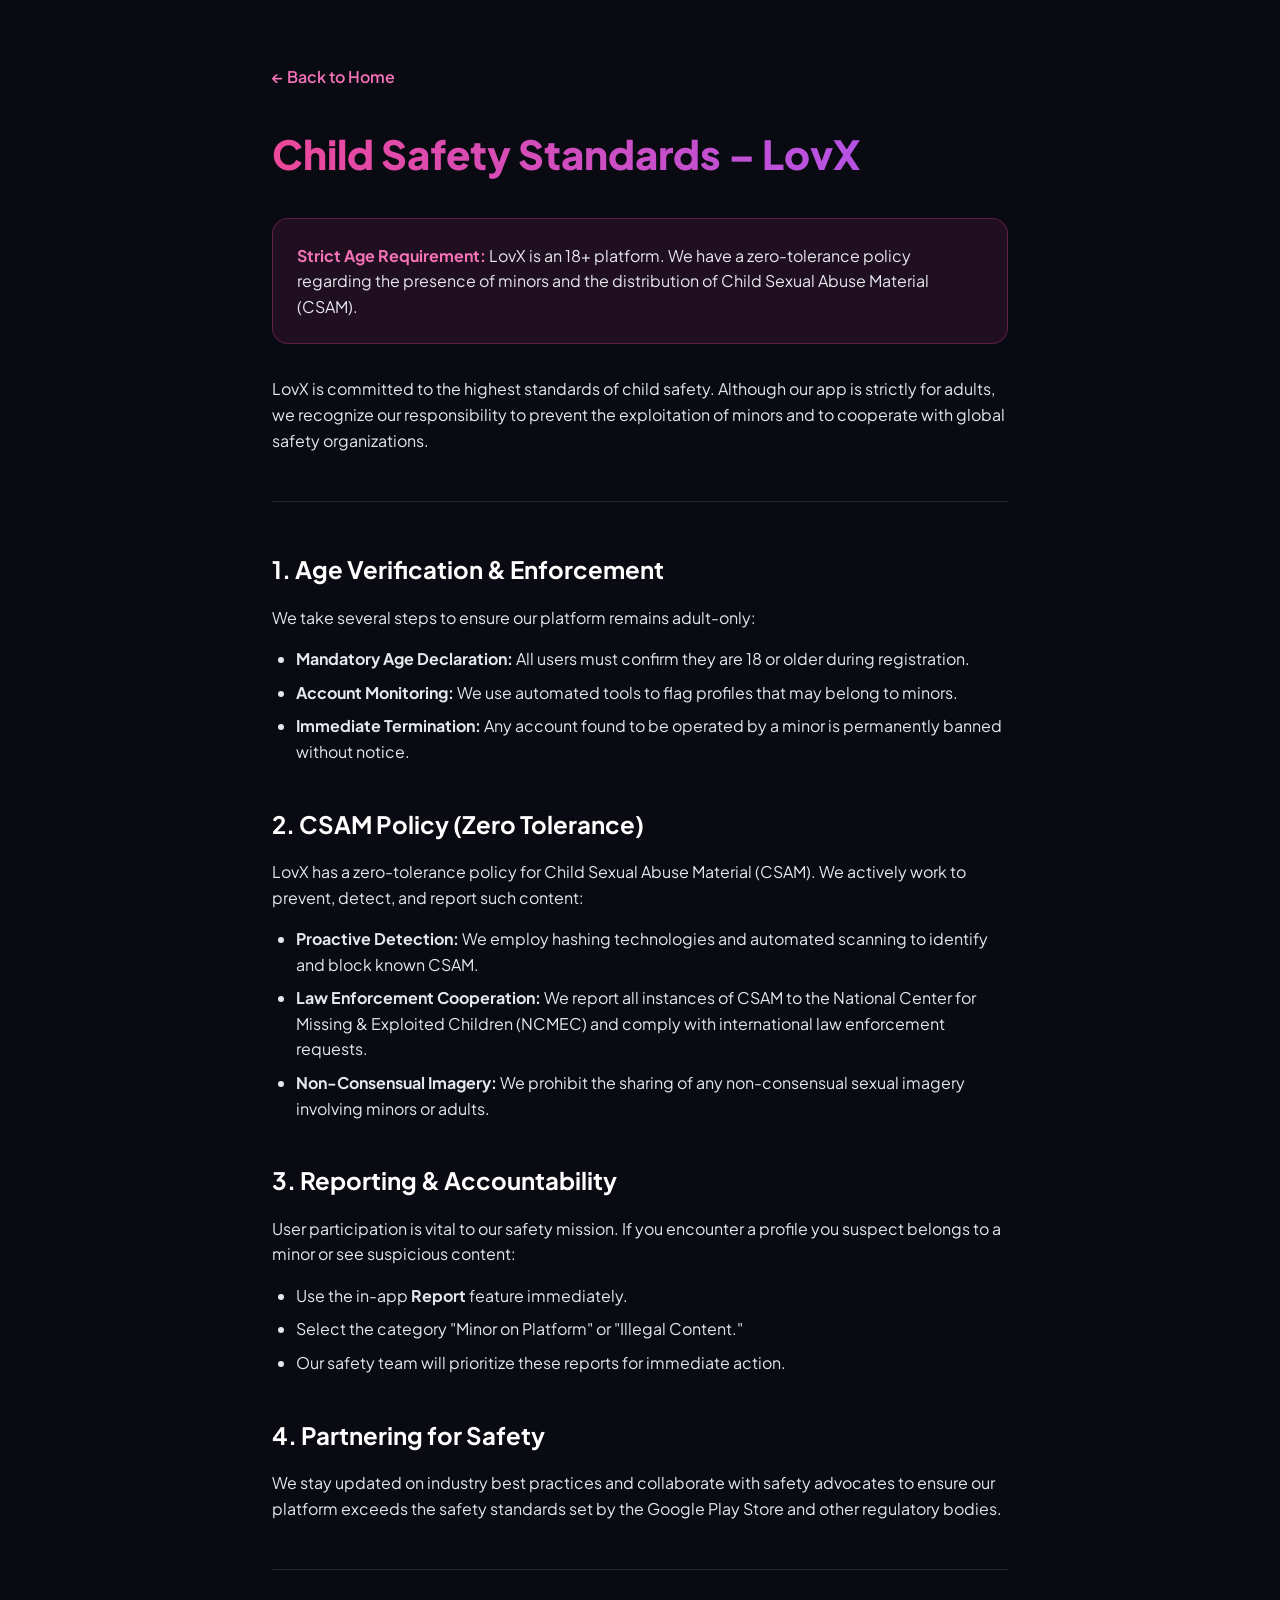
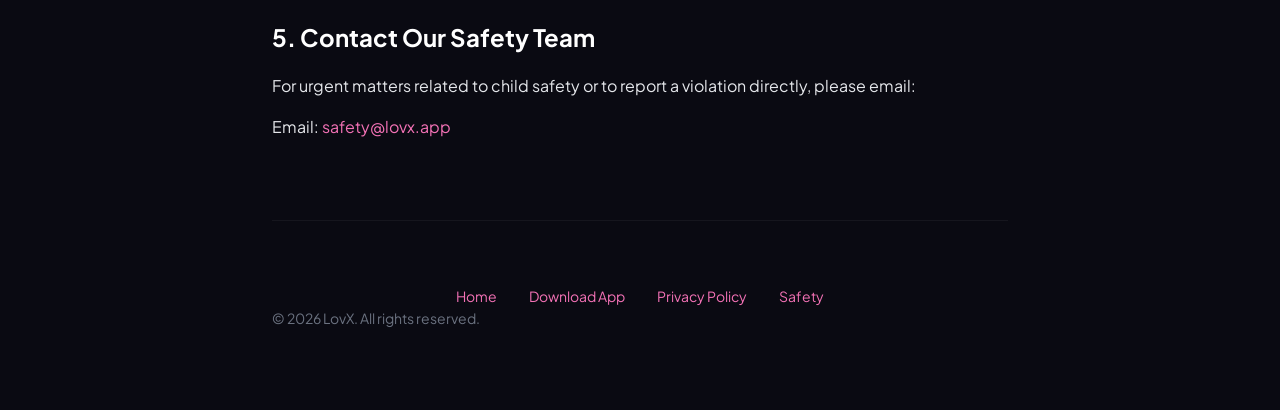
<file: child-safety.html>
<!doctype html>
<html lang="en">
  <head>
    <meta charset="UTF-8" />
    <meta name="viewport" content="width=device-width, initial-scale=1" />
    <link rel="preconnect" href="https://fonts.googleapis.com" />
    <link rel="preconnect" href="https://fonts.gstatic.com" crossorigin />
    <link
      href="https://fonts.googleapis.com/css2?family=Plus+Jakarta+Sans:ital,wght@0,400;0,600;0,700;0,800;0,900;1,400&display=swap"
      rel="stylesheet"
    />
    <link
      rel="stylesheet"
      href="css/style.css"
      type="text/css"
      data-precedence="default"
    />
    <title>Child Safety – LovX</title>
    <style>
      :root {
        --bg-deep: #0a0a12;
        --accent-pink: #f472b6;
        --accent-purple: #a855f7;
        --accent-violet: #8b5cf6;
      }

      body {
        background-color: var(--bg-deep);
        color: #e5e7eb;
        font-family: "Plus Jakarta Sans", ui-sans-serif, system-ui, sans-serif;
        line-height: 1.6;
        margin: 0;
      }

      .content-wrap {
        max-width: 800px;
        margin: 0 auto;
        padding: 4rem 2rem;
      }

      h1 {
        font-size: 2.5rem;
        font-weight: 800;
        color: #fff;
        margin-bottom: 2rem;
        background: linear-gradient(90deg, #ec4899 0%, #a855f7 100%);
        -webkit-background-clip: text;
        -webkit-text-fill-color: transparent;
      }

      h2 {
        font-size: 1.5rem;
        font-weight: 700;
        color: #fff;
        margin-top: 2.5rem;
        margin-bottom: 1rem;
      }

      p {
        margin-bottom: 1rem;
      }

      ul {
        list-style-type: disc;
        margin-left: 1.5rem;
        margin-bottom: 1.5rem;
      }

      li {
        margin-bottom: 0.5rem;
      }

      hr {
        border: 0;
        border-top: 1px solid rgba(255, 255, 255, 0.1);
        margin: 3rem 0;
      }

      .back-link {
        display: inline-block;
        margin-bottom: 2rem;
        color: var(--accent-pink);
        text-decoration: none;
        font-weight: 600;
        transition: color 0.2s;
      }

      .back-link:hover {
        color: var(--accent-purple);
        text-decoration: underline;
      }

      footer {
        margin-top: 5rem;
        padding-top: 2rem;
        border-top: 1px solid rgba(255, 255, 255, 0.05);
        color: #6b7280;
        font-size: 0.875rem;
      }

      a {
        color: var(--accent-pink);
        text-decoration: none;
      }

      a:hover {
        text-decoration: underline;
      }

      .alert-box {
        background: rgba(236, 72, 153, 0.1);
        border: 1px solid rgba(236, 72, 153, 0.3);
        padding: 1.5rem;
        border-radius: 1rem;
        margin-bottom: 2rem;
      }

      .alert-box strong {
        color: var(--accent-pink);
      }
    </style>
  </head>
  <body>
    <div class="content-wrap">
      <a href="index.html" class="back-link">← Back to Home</a>
      <h1>Child Safety Standards – LovX</h1>
      
      <div class="alert-box">
        <strong>Strict Age Requirement:</strong> LovX is an 18+ platform. We have a zero-tolerance policy regarding the presence of minors and the distribution of Child Sexual Abuse Material (CSAM).
      </div>

      <p>LovX is committed to the highest standards of child safety. Although our app is strictly for adults, we recognize our responsibility to prevent the exploitation of minors and to cooperate with global safety organizations.</p>

      <hr />

      <h2>1. Age Verification & Enforcement</h2>
      <p>We take several steps to ensure our platform remains adult-only:</p>
      <ul>
        <li><strong>Mandatory Age Declaration:</strong> All users must confirm they are 18 or older during registration.</li>
        <li><strong>Account Monitoring:</strong> We use automated tools to flag profiles that may belong to minors.</li>
        <li><strong>Immediate Termination:</strong> Any account found to be operated by a minor is permanently banned without notice.</li>
      </ul>

      <h2>2. CSAM Policy (Zero Tolerance)</h2>
      <p>LovX has a zero-tolerance policy for Child Sexual Abuse Material (CSAM). We actively work to prevent, detect, and report such content:</p>
      <ul>
        <li><strong>Proactive Detection:</strong> We employ hashing technologies and automated scanning to identify and block known CSAM.</li>
        <li><strong>Law Enforcement Cooperation:</strong> We report all instances of CSAM to the National Center for Missing & Exploited Children (NCMEC) and comply with international law enforcement requests.</li>
        <li><strong>Non-Consensual Imagery:</strong> We prohibit the sharing of any non-consensual sexual imagery involving minors or adults.</li>
      </ul>

      <h2>3. Reporting & Accountability</h2>
      <p>User participation is vital to our safety mission. If you encounter a profile you suspect belongs to a minor or see suspicious content:</p>
      <ul>
        <li>Use the in-app <strong>Report</strong> feature immediately.</li>
        <li>Select the category "Minor on Platform" or "Illegal Content."</li>
        <li>Our safety team will prioritize these reports for immediate action.</li>
      </ul>

      <h2>4. Partnering for Safety</h2>
      <p>We stay updated on industry best practices and collaborate with safety advocates to ensure our platform exceeds the safety standards set by the Google Play Store and other regulatory bodies.</p>

      <hr />

      <h2>5. Contact Our Safety Team</h2>
      <p>For urgent matters related to child safety or to report a violation directly, please email:</p>
      <p>Email: <a href="mailto:safety@lovx.app">safety@lovx.app</a></p>

      <footer>
        <nav class="flex flex-wrap justify-center gap-8 mt-8 text-sm text-gray-500">
          <a href="index.html" class="hover:text-white transition-colors">Home</a>
          <a href="https://play.google.com/store/apps/details?id=com.lovx.app" target="_blank" class="hover:text-white transition-colors">Download App</a>
          <a href="privacy.html" class="hover:text-white transition-colors">Privacy Policy</a>
          <a href="safety.html" class="hover:text-white transition-colors">Safety</a>
        </nav>
        <p>© 2026 LovX. All rights reserved.</p>
      </footer>
    </div>
  </body>
</html>
</file>
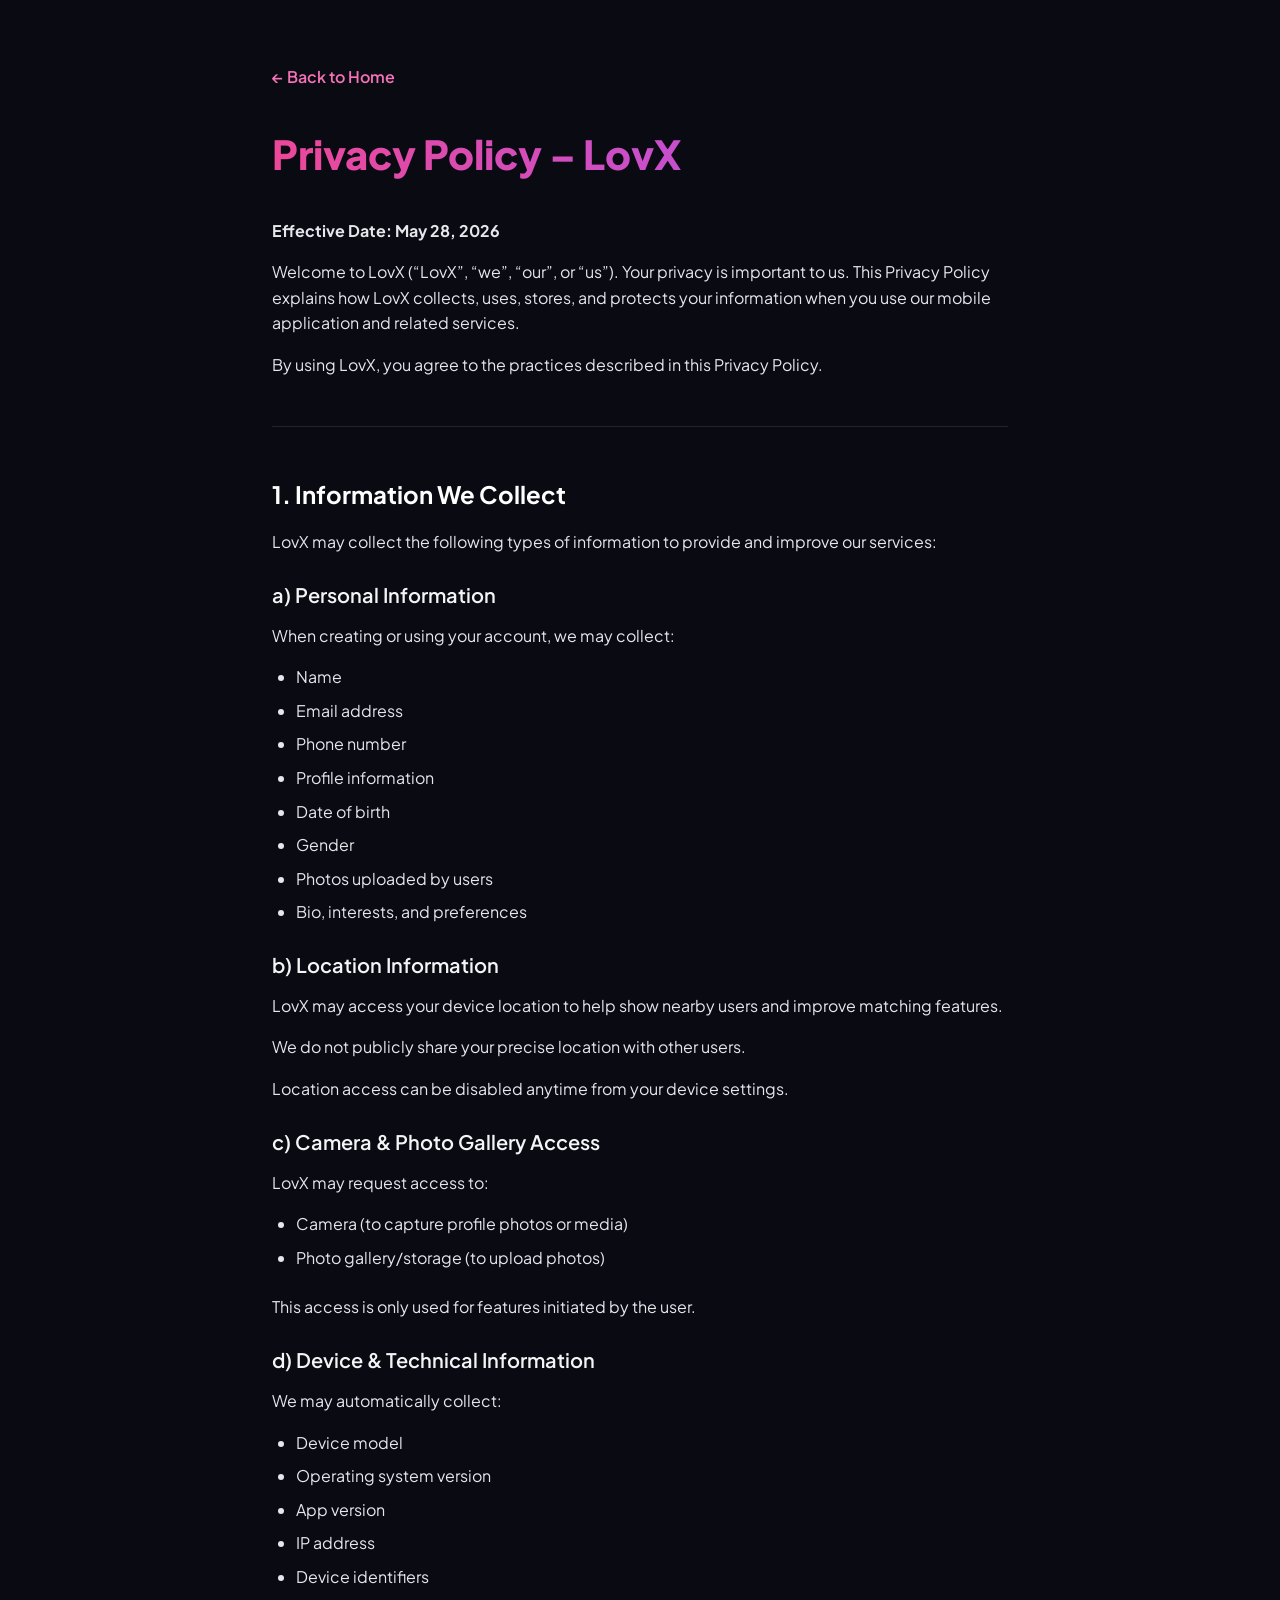
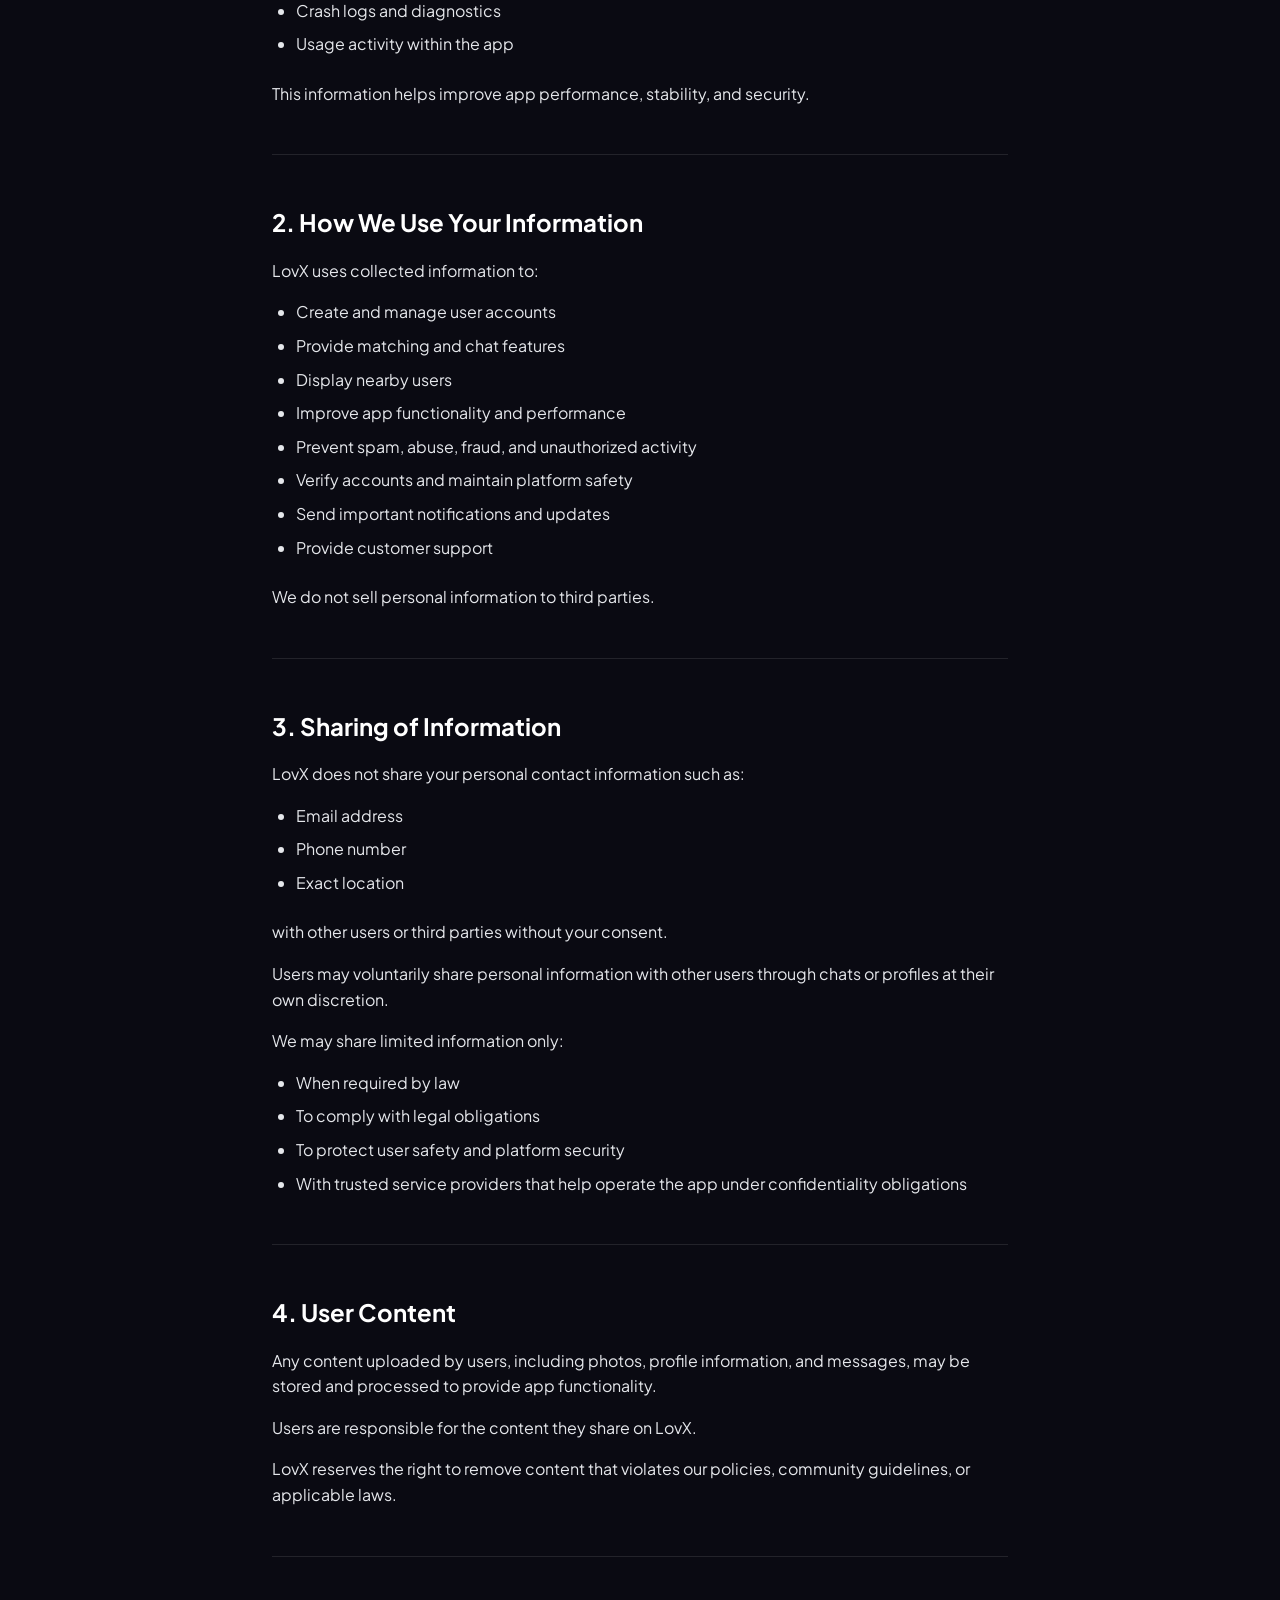
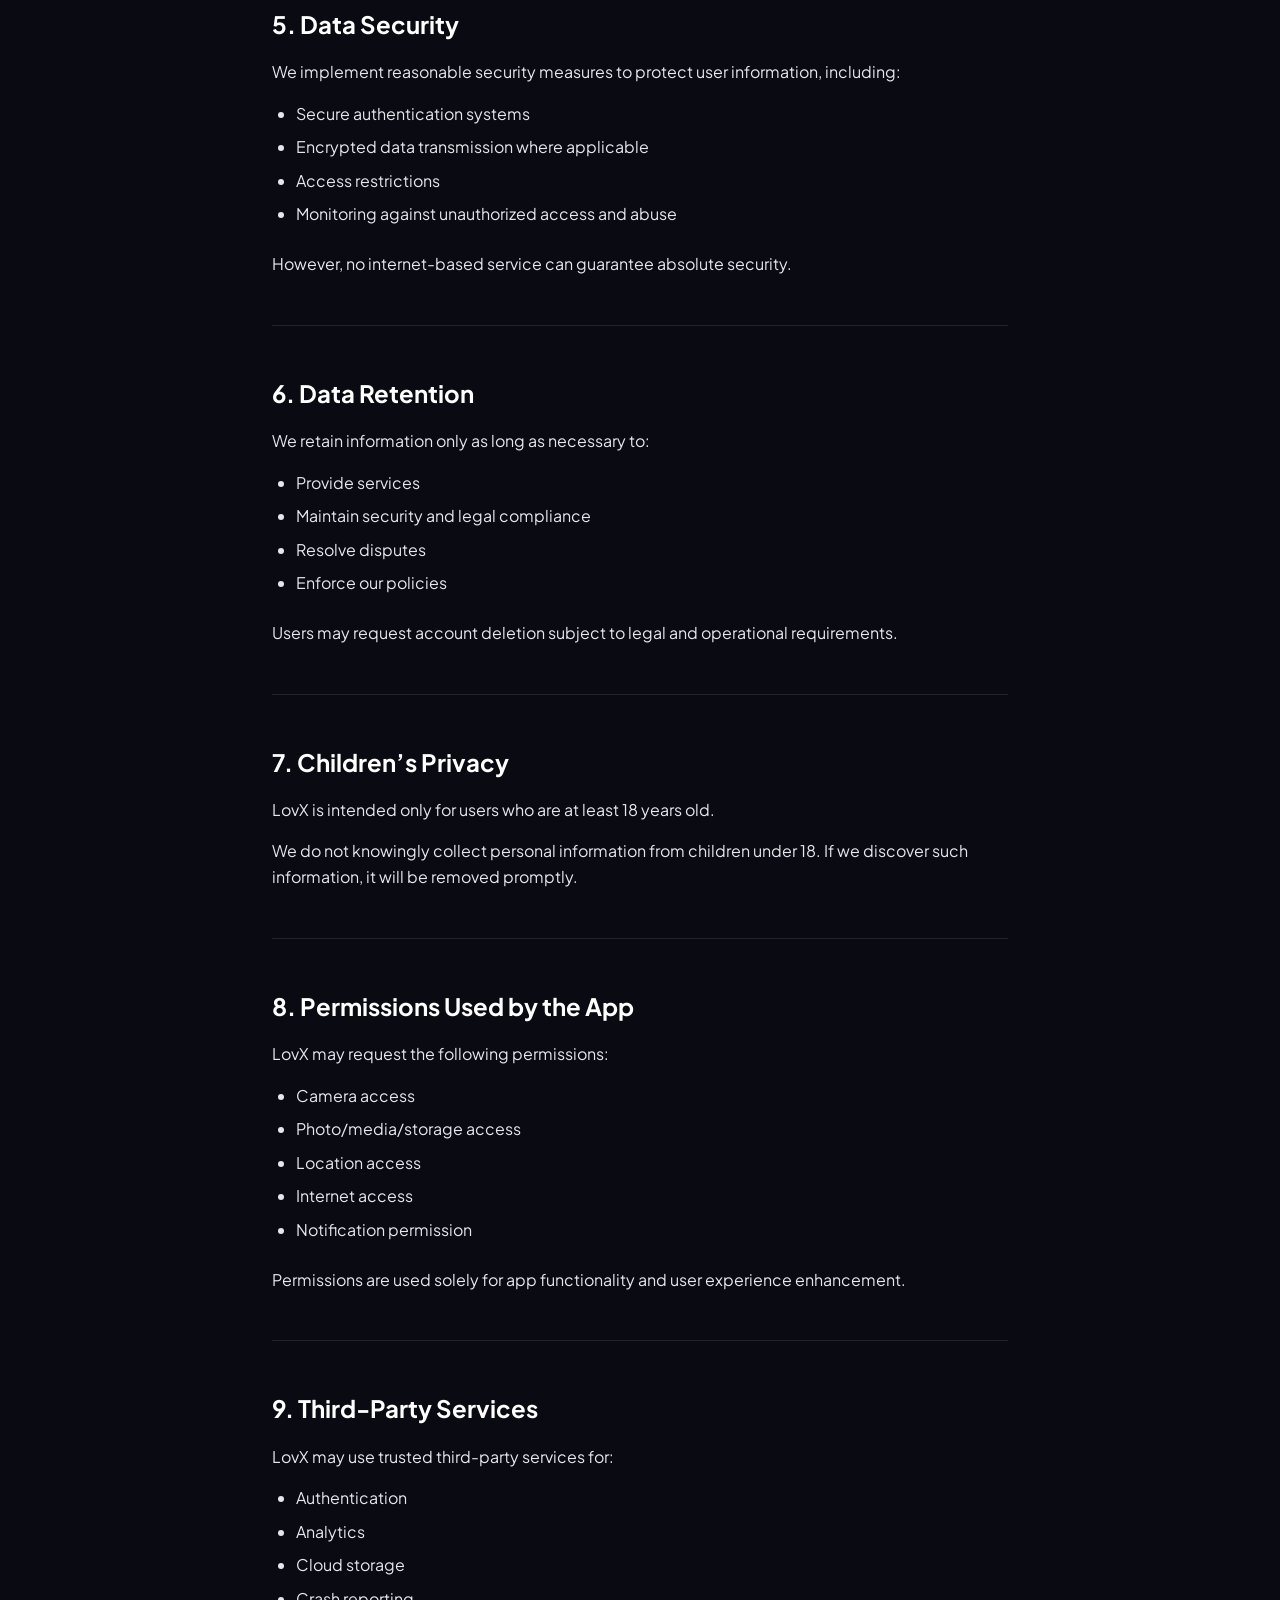
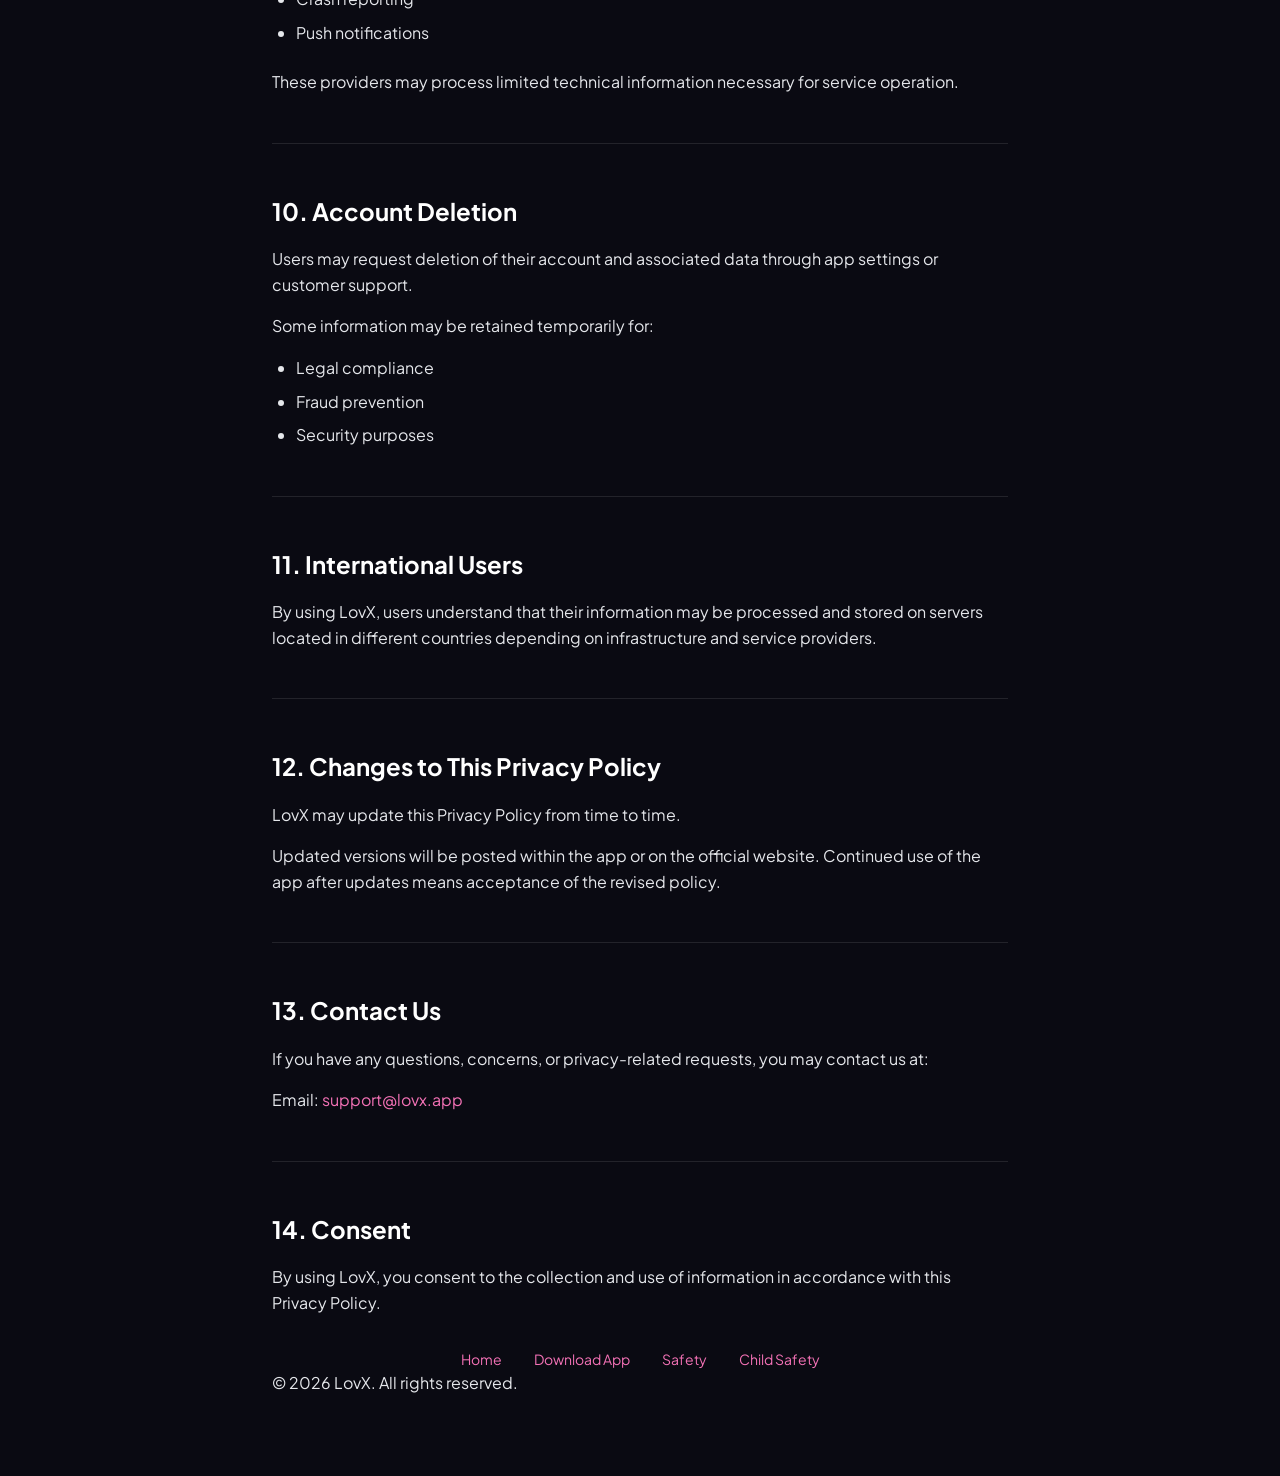
<file: privacy.html>
<!doctype html>
<html lang="en">
  <head>
    <meta charset="UTF-8" />
    <meta name="viewport" content="width=device-width, initial-scale=1" />
    <link rel="preconnect" href="https://fonts.googleapis.com" />
    <link rel="preconnect" href="https://fonts.gstatic.com" crossorigin />
    <link
      href="https://fonts.googleapis.com/css2?family=Plus+Jakarta+Sans:ital,wght@0,400;0,600;0,700;0,800;0,900;1,400&display=swap"
      rel="stylesheet"
    />
    <link
      rel="stylesheet"
      href="css/style.css"
      type="text/css"
      data-precedence="default"
    />
    <title>Privacy Policy – LovX</title>
    <style>
      :root {
        --bg-deep: #0a0a12;
        --accent-pink: #f472b6;
        --accent-purple: #a855f7;
        --accent-violet: #8b5cf6;
      }

      body {
        background-color: var(--bg-deep);
        color: #e5e7eb;
        font-family: "Plus Jakarta Sans", ui-sans-serif, system-ui, sans-serif;
        line-height: 1.6;
        margin: 0;
      }

      .content-wrap {
        max-width: 800px;
        margin: 0 auto;
        padding: 4rem 2rem;
      }

      h1 {
        font-size: 2.5rem;
        font-weight: 800;
        color: #fff;
        margin-bottom: 2rem;
        background: linear-gradient(90deg, #ec4899 0%, #a855f7 100%);
        -webkit-background-clip: text;
        -webkit-text-fill-color: transparent;
      }

      h2 {
        font-size: 1.5rem;
        font-weight: 700;
        color: #fff;
        margin-top: 2.5rem;
        margin-bottom: 1rem;
      }

      h3 {
        font-size: 1.25rem;
        font-weight: 600;
        color: #f3f4f6;
        margin-top: 1.5rem;
        margin-bottom: 0.75rem;
      }

      p {
        margin-bottom: 1rem;
      }

      ul {
        list-style-type: disc;
        margin-left: 1.5rem;
        margin-bottom: 1.5rem;
      }

      li {
        margin-bottom: 0.5rem;
      }

      hr {
        border: 0;
        border-top: 1px solid rgba(255, 255, 255, 0.1);
        margin: 3rem 0;
      }

      .back-link {
        display: inline-block;
        margin-bottom: 2rem;
        color: var(--accent-pink);
        text-decoration: none;
        font-weight: 600;
        transition: color 0.2s;
      }

      .back-link:hover {
        color: var(--accent-purple);
        text-decoration: underline;
      }

      footer {
        margin-top: 5rem;
        padding-top: 2rem;
        border-top: 1px solid rgba(255, 255, 255, 0.05);
        color: #6b7280;
        font-size: 0.875rem;
      }

      a {
        color: var(--accent-pink);
        text-decoration: none;
      }

      a:hover {
        text-decoration: underline;
      }
    </style>
  </head>
  <body>
    <div class="content-wrap">
      <a href="index.html" class="back-link">← Back to Home</a>
      <h1>Privacy Policy – LovX</h1>
      <p><strong>Effective Date: May 28, 2026</strong></p>
      
      <p>Welcome to LovX (“LovX”, “we”, “our”, or “us”). Your privacy is important to us. This Privacy Policy explains how LovX collects, uses, stores, and protects your information when you use our mobile application and related services.</p>
      
      <p>By using LovX, you agree to the practices described in this Privacy Policy.</p>
      
      <hr />

      <h2>1. Information We Collect</h2>
      <p>LovX may collect the following types of information to provide and improve our services:</p>

      <h3>a) Personal Information</h3>
      <p>When creating or using your account, we may collect:</p>
      <ul>
        <li>Name</li>
        <li>Email address</li>
        <li>Phone number</li>
        <li>Profile information</li>
        <li>Date of birth</li>
        <li>Gender</li>
        <li>Photos uploaded by users</li>
        <li>Bio, interests, and preferences</li>
      </ul>

      <h3>b) Location Information</h3>
      <p>LovX may access your device location to help show nearby users and improve matching features.</p>
      <p>We do not publicly share your precise location with other users.</p>
      <p>Location access can be disabled anytime from your device settings.</p>

      <h3>c) Camera & Photo Gallery Access</h3>
      <p>LovX may request access to:</p>
      <ul>
        <li>Camera (to capture profile photos or media)</li>
        <li>Photo gallery/storage (to upload photos)</li>
      </ul>
      <p>This access is only used for features initiated by the user.</p>

      <h3>d) Device & Technical Information</h3>
      <p>We may automatically collect:</p>
      <ul>
        <li>Device model</li>
        <li>Operating system version</li>
        <li>App version</li>
        <li>IP address</li>
        <li>Device identifiers</li>
        <li>Crash logs and diagnostics</li>
        <li>Usage activity within the app</li>
      </ul>
      <p>This information helps improve app performance, stability, and security.</p>

      <hr />

      <h2>2. How We Use Your Information</h2>
      <p>LovX uses collected information to:</p>
      <ul>
        <li>Create and manage user accounts</li>
        <li>Provide matching and chat features</li>
        <li>Display nearby users</li>
        <li>Improve app functionality and performance</li>
        <li>Prevent spam, abuse, fraud, and unauthorized activity</li>
        <li>Verify accounts and maintain platform safety</li>
        <li>Send important notifications and updates</li>
        <li>Provide customer support</li>
      </ul>
      <p>We do not sell personal information to third parties.</p>

      <hr />

      <h2>3. Sharing of Information</h2>
      <p>LovX does not share your personal contact information such as:</p>
      <ul>
        <li>Email address</li>
        <li>Phone number</li>
        <li>Exact location</li>
      </ul>
      <p>with other users or third parties without your consent.</p>
      <p>Users may voluntarily share personal information with other users through chats or profiles at their own discretion.</p>
      <p>We may share limited information only:</p>
      <ul>
        <li>When required by law</li>
        <li>To comply with legal obligations</li>
        <li>To protect user safety and platform security</li>
        <li>With trusted service providers that help operate the app under confidentiality obligations</li>
      </ul>

      <hr />

      <h2>4. User Content</h2>
      <p>Any content uploaded by users, including photos, profile information, and messages, may be stored and processed to provide app functionality.</p>
      <p>Users are responsible for the content they share on LovX.</p>
      <p>LovX reserves the right to remove content that violates our policies, community guidelines, or applicable laws.</p>

      <hr />

      <h2>5. Data Security</h2>
      <p>We implement reasonable security measures to protect user information, including:</p>
      <ul>
        <li>Secure authentication systems</li>
        <li>Encrypted data transmission where applicable</li>
        <li>Access restrictions</li>
        <li>Monitoring against unauthorized access and abuse</li>
      </ul>
      <p>However, no internet-based service can guarantee absolute security.</p>

      <hr />

      <h2>6. Data Retention</h2>
      <p>We retain information only as long as necessary to:</p>
      <ul>
        <li>Provide services</li>
        <li>Maintain security and legal compliance</li>
        <li>Resolve disputes</li>
        <li>Enforce our policies</li>
      </ul>
      <p>Users may request account deletion subject to legal and operational requirements.</p>

      <hr />

      <h2>7. Children’s Privacy</h2>
      <p>LovX is intended only for users who are at least 18 years old.</p>
      <p>We do not knowingly collect personal information from children under 18. If we discover such information, it will be removed promptly.</p>

      <hr />

      <h2>8. Permissions Used by the App</h2>
      <p>LovX may request the following permissions:</p>
      <ul>
        <li>Camera access</li>
        <li>Photo/media/storage access</li>
        <li>Location access</li>
        <li>Internet access</li>
        <li>Notification permission</li>
      </ul>
      <p>Permissions are used solely for app functionality and user experience enhancement.</p>

      <hr />

      <h2>9. Third-Party Services</h2>
      <p>LovX may use trusted third-party services for:</p>
      <ul>
        <li>Authentication</li>
        <li>Analytics</li>
        <li>Cloud storage</li>
        <li>Crash reporting</li>
        <li>Push notifications</li>
      </ul>
      <p>These providers may process limited technical information necessary for service operation.</p>

      <hr />

      <h2>10. Account Deletion</h2>
      <p>Users may request deletion of their account and associated data through app settings or customer support.</p>
      <p>Some information may be retained temporarily for:</p>
      <ul>
        <li>Legal compliance</li>
        <li>Fraud prevention</li>
        <li>Security purposes</li>
      </ul>

      <hr />

      <h2>11. International Users</h2>
      <p>By using LovX, users understand that their information may be processed and stored on servers located in different countries depending on infrastructure and service providers.</p>

      <hr />

      <h2>12. Changes to This Privacy Policy</h2>
      <p>LovX may update this Privacy Policy from time to time.</p>
      <p>Updated versions will be posted within the app or on the official website. Continued use of the app after updates means acceptance of the revised policy.</p>

      <hr />

      <h2>13. Contact Us</h2>
      <p>If you have any questions, concerns, or privacy-related requests, you may contact us at:</p>
      <p>Email: <a href="mailto:support@lovx.app">support@lovx.app</a></p>

      <hr />

      <h2>14. Consent</h2>
      <p>By using LovX, you consent to the collection and use of information in accordance with this Privacy Policy.</p>

        <nav class="flex flex-wrap justify-center gap-8 mt-8 text-sm text-gray-500">
          <a href="index.html" class="hover:text-white transition-colors">Home</a>
          <a href="https://play.google.com/store/apps/details?id=com.lovx.app" target="_blank" class="hover:text-white transition-colors">Download App</a>
          <a href="safety.html" class="hover:text-white transition-colors">Safety</a>
          <a href="child-safety.html" class="hover:text-white transition-colors">Child Safety</a>
        </nav>
        <p>© 2026 LovX. All rights reserved.</p>
    </div>
  </body>
</html>
</file>
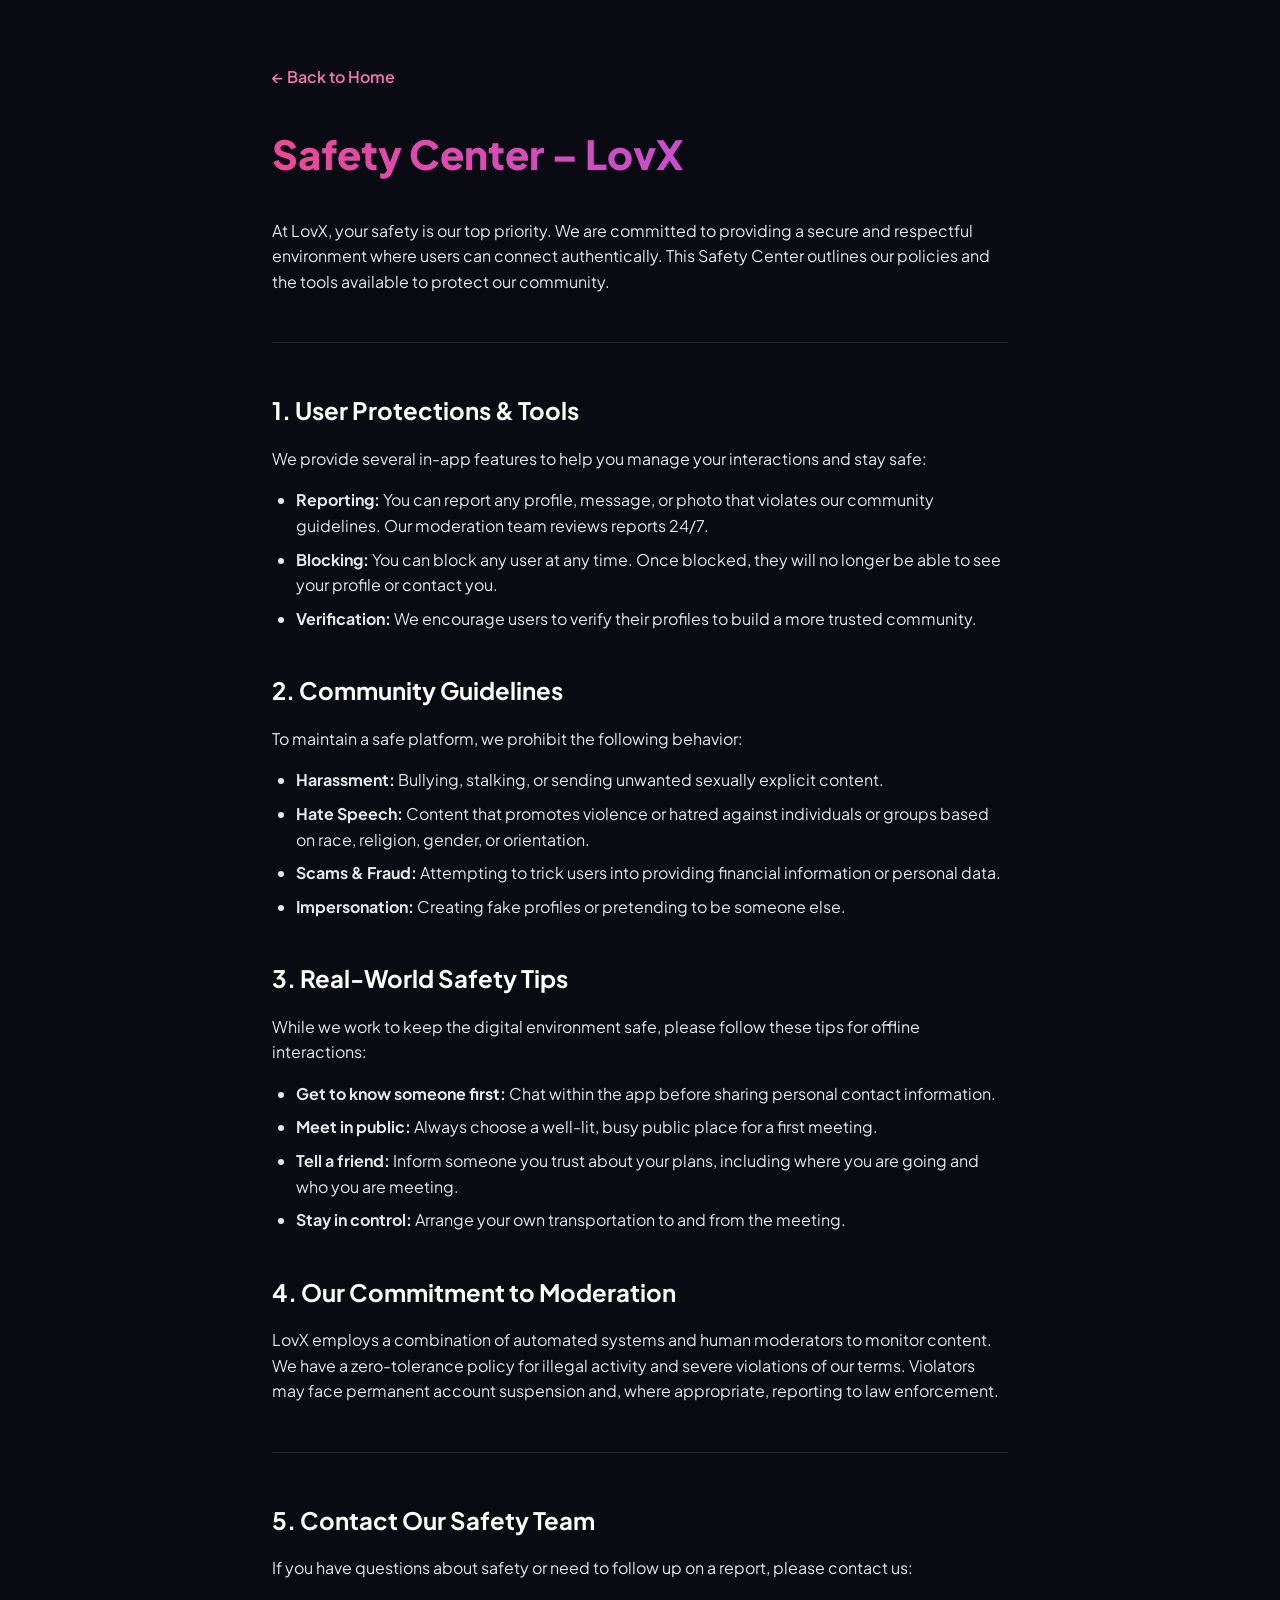
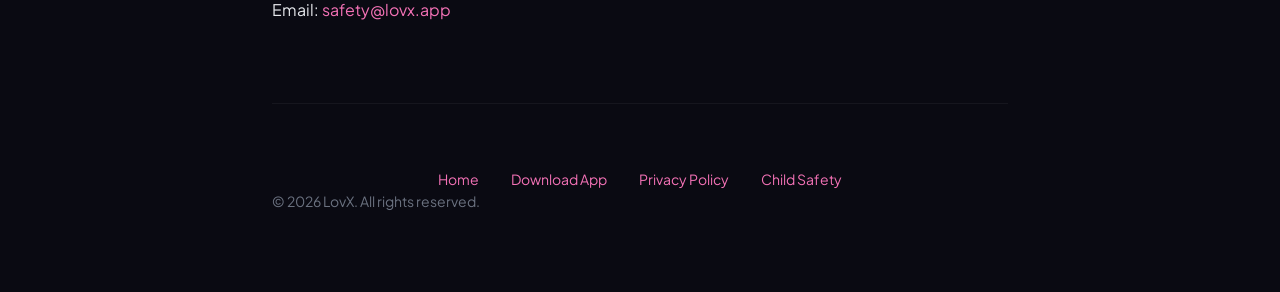
<file: safety.html>
<!doctype html>
<html lang="en">
  <head>
    <meta charset="UTF-8" />
    <meta name="viewport" content="width=device-width, initial-scale=1" />
    <link rel="preconnect" href="https://fonts.googleapis.com" />
    <link rel="preconnect" href="https://fonts.gstatic.com" crossorigin />
    <link
      href="https://fonts.googleapis.com/css2?family=Plus+Jakarta+Sans:ital,wght@0,400;0,600;0,700;0,800;0,900;1,400&display=swap"
      rel="stylesheet"
    />
    <link
      rel="stylesheet"
      href="css/style.css"
      type="text/css"
      data-precedence="default"
    />
    <title>Safety – LovX</title>
    <style>
      :root {
        --bg-deep: #0a0a12;
        --accent-pink: #f472b6;
        --accent-purple: #a855f7;
        --accent-violet: #8b5cf6;
      }

      body {
        background-color: var(--bg-deep);
        color: #e5e7eb;
        font-family: "Plus Jakarta Sans", ui-sans-serif, system-ui, sans-serif;
        line-height: 1.6;
        margin: 0;
      }

      .content-wrap {
        max-width: 800px;
        margin: 0 auto;
        padding: 4rem 2rem;
      }

      h1 {
        font-size: 2.5rem;
        font-weight: 800;
        color: #fff;
        margin-bottom: 2rem;
        background: linear-gradient(90deg, #ec4899 0%, #a855f7 100%);
        -webkit-background-clip: text;
        -webkit-text-fill-color: transparent;
      }

      h2 {
        font-size: 1.5rem;
        font-weight: 700;
        color: #fff;
        margin-top: 2.5rem;
        margin-bottom: 1rem;
      }

      h3 {
        font-size: 1.25rem;
        font-weight: 600;
        color: #f3f4f6;
        margin-top: 1.5rem;
        margin-bottom: 0.75rem;
      }

      p {
        margin-bottom: 1rem;
      }

      ul {
        list-style-type: disc;
        margin-left: 1.5rem;
        margin-bottom: 1.5rem;
      }

      li {
        margin-bottom: 0.5rem;
      }

      hr {
        border: 0;
        border-top: 1px solid rgba(255, 255, 255, 0.1);
        margin: 3rem 0;
      }

      .back-link {
        display: inline-block;
        margin-bottom: 2rem;
        color: var(--accent-pink);
        text-decoration: none;
        font-weight: 600;
        transition: color 0.2s;
      }

      .back-link:hover {
        color: var(--accent-purple);
        text-decoration: underline;
      }

      footer {
        margin-top: 5rem;
        padding-top: 2rem;
        border-top: 1px solid rgba(255, 255, 255, 0.05);
        color: #6b7280;
        font-size: 0.875rem;
      }

      a {
        color: var(--accent-pink);
        text-decoration: none;
      }

      a:hover {
        text-decoration: underline;
      }
    </style>
  </head>
  <body>
    <div class="content-wrap">
      <a href="index.html" class="back-link">← Back to Home</a>
      <h1>Safety Center – LovX</h1>
      
      <p>At LovX, your safety is our top priority. We are committed to providing a secure and respectful environment where users can connect authentically. This Safety Center outlines our policies and the tools available to protect our community.</p>

      <hr />

      <h2>1. User Protections & Tools</h2>
      <p>We provide several in-app features to help you manage your interactions and stay safe:</p>
      <ul>
        <li><strong>Reporting:</strong> You can report any profile, message, or photo that violates our community guidelines. Our moderation team reviews reports 24/7.</li>
        <li><strong>Blocking:</strong> You can block any user at any time. Once blocked, they will no longer be able to see your profile or contact you.</li>
        <li><strong>Verification:</strong> We encourage users to verify their profiles to build a more trusted community.</li>
      </ul>

      <h2>2. Community Guidelines</h2>
      <p>To maintain a safe platform, we prohibit the following behavior:</p>
      <ul>
        <li><strong>Harassment:</strong> Bullying, stalking, or sending unwanted sexually explicit content.</li>
        <li><strong>Hate Speech:</strong> Content that promotes violence or hatred against individuals or groups based on race, religion, gender, or orientation.</li>
        <li><strong>Scams & Fraud:</strong> Attempting to trick users into providing financial information or personal data.</li>
        <li><strong>Impersonation:</strong> Creating fake profiles or pretending to be someone else.</li>
      </ul>

      <h2>3. Real-World Safety Tips</h2>
      <p>While we work to keep the digital environment safe, please follow these tips for offline interactions:</p>
      <ul>
        <li><strong>Get to know someone first:</strong> Chat within the app before sharing personal contact information.</li>
        <li><strong>Meet in public:</strong> Always choose a well-lit, busy public place for a first meeting.</li>
        <li><strong>Tell a friend:</strong> Inform someone you trust about your plans, including where you are going and who you are meeting.</li>
        <li><strong>Stay in control:</strong> Arrange your own transportation to and from the meeting.</li>
      </ul>

      <h2>4. Our Commitment to Moderation</h2>
      <p>LovX employs a combination of automated systems and human moderators to monitor content. We have a zero-tolerance policy for illegal activity and severe violations of our terms. Violators may face permanent account suspension and, where appropriate, reporting to law enforcement.</p>

      <hr />

      <h2>5. Contact Our Safety Team</h2>
      <p>If you have questions about safety or need to follow up on a report, please contact us:</p>
      <p>Email: <a href="mailto:safety@lovx.app">safety@lovx.app</a></p>

      <footer>
        <nav class="flex flex-wrap justify-center gap-8 mt-8 text-sm text-gray-500">
          <a href="index.html" class="hover:text-white transition-colors">Home</a>
          <a href="https://play.google.com/store/apps/details?id=com.lovx.app" target="_blank" class="hover:text-white transition-colors">Download App</a>
          <a href="privacy.html" class="hover:text-white transition-colors">Privacy Policy</a>
          <a href="child-safety.html" class="hover:text-white transition-colors">Child Safety</a>
        </nav>
        <p>© 2026 LovX. All rights reserved.</p>
      </footer>
    </div>
  </body>
</html>
</file>
<file: css/style.css>
@layer properties {
  @supports (((-webkit-hyphens: none)) and (not (margin-trim: inline))) or
    ((-moz-orient: inline) and (not (color: rgb(from red r g b)))) {
    *,
    :before,
    :after,
    ::backdrop {
      --tw-translate-x: 0;
      --tw-translate-y: 0;
      --tw-translate-z: 0;
      --tw-rotate-x: initial;
      --tw-rotate-y: initial;
      --tw-rotate-z: initial;
      --tw-skew-x: initial;
      --tw-skew-y: initial;
      --tw-space-y-reverse: 0;
      --tw-border-style: solid;
      --tw-gradient-position: initial;
      --tw-gradient-from: #0000;
      --tw-gradient-via: #0000;
      --tw-gradient-to: #0000;
      --tw-gradient-stops: initial;
      --tw-gradient-via-stops: initial;
      --tw-gradient-from-position: 0%;
      --tw-gradient-via-position: 50%;
      --tw-gradient-to-position: 100%;
      --tw-leading: initial;
      --tw-font-weight: initial;
      --tw-tracking: initial;
      --tw-shadow: 0 0 #0000;
      --tw-shadow-color: initial;
      --tw-shadow-alpha: 100%;
      --tw-inset-shadow: 0 0 #0000;
      --tw-inset-shadow-color: initial;
      --tw-inset-shadow-alpha: 100%;
      --tw-ring-color: initial;
      --tw-ring-shadow: 0 0 #0000;
      --tw-inset-ring-color: initial;
      --tw-inset-ring-shadow: 0 0 #0000;
      --tw-ring-inset: initial;
      --tw-ring-offset-width: 0px;
      --tw-ring-offset-color: #fff;
      --tw-ring-offset-shadow: 0 0 #0000;
      --tw-blur: initial;
      --tw-brightness: initial;
      --tw-contrast: initial;
      --tw-grayscale: initial;
      --tw-hue-rotate: initial;
      --tw-invert: initial;
      --tw-opacity: initial;
      --tw-saturate: initial;
      --tw-sepia: initial;
      --tw-drop-shadow: initial;
      --tw-drop-shadow-color: initial;
      --tw-drop-shadow-alpha: 100%;
      --tw-drop-shadow-size: initial;
      --tw-backdrop-blur: initial;
      --tw-backdrop-brightness: initial;
      --tw-backdrop-contrast: initial;
      --tw-backdrop-grayscale: initial;
      --tw-backdrop-hue-rotate: initial;
      --tw-backdrop-invert: initial;
      --tw-backdrop-opacity: initial;
      --tw-backdrop-saturate: initial;
      --tw-backdrop-sepia: initial;
      --tw-duration: initial;
    }
  }
}
@layer theme {
  :root,
  :host {
    --font-sans: ui-sans-serif, system-ui, sans-serif, "Apple Color Emoji",
      "Segoe UI Emoji", "Segoe UI Symbol", "Noto Color Emoji";
    --font-mono: ui-monospace, SFMono-Regular, Menlo, Monaco, Consolas,
      "Liberation Mono", "Courier New", monospace;
    --color-red-400: oklch(70.4% 0.191 22.216);
    --color-green-300: oklch(87.1% 0.15 154.449);
    --color-green-400: oklch(79.2% 0.209 151.711);
    --color-green-500: oklch(72.3% 0.219 149.579);
    --color-teal-400: oklch(77.7% 0.152 181.912);
    --color-blue-600: oklch(54.6% 0.245 262.881);
    --color-indigo-400: oklch(67.3% 0.182 276.935);
    --color-indigo-600: oklch(51.1% 0.262 276.966);
    --color-purple-300: oklch(82.7% 0.119 306.383);
    --color-purple-400: oklch(71.4% 0.203 305.504);
    --color-purple-500: oklch(62.7% 0.265 303.9);
    --color-purple-600: oklch(55.8% 0.288 302.321);
    --color-purple-700: oklch(49.6% 0.265 301.924);
    --color-purple-900: oklch(38.1% 0.176 304.987);
    --color-fuchsia-400: oklch(74% 0.238 322.16);
    --color-fuchsia-500: oklch(66.7% 0.295 322.15);
    --color-pink-300: oklch(82.3% 0.12 346.018);
    --color-pink-400: oklch(71.8% 0.202 349.761);
    --color-pink-500: oklch(65.6% 0.241 354.308);
    --color-pink-600: oklch(59.2% 0.249 0.584);
    --color-pink-900: oklch(40.8% 0.153 2.432);
    --color-gray-300: oklch(87.2% 0.01 258.338);
    --color-gray-400: oklch(70.7% 0.022 261.325);
    --color-gray-500: oklch(55.1% 0.027 264.364);
    --color-gray-600: oklch(44.6% 0.03 256.802);
    --color-gray-700: oklch(37.3% 0.034 259.733);
    --color-white: #fff;
    --spacing: 0.25rem;
    --container-xl: 36rem;
    --container-2xl: 42rem;
    --container-4xl: 56rem;
    --container-5xl: 64rem;
    --container-6xl: 72rem;
    --text-xs: 0.75rem;
    --text-xs--line-height: calc(1 / 0.75);
    --text-sm: 0.875rem;
    --text-sm--line-height: calc(1.25 / 0.875);
    --text-base: 1rem;
    --text-base--line-height: 1.5;
    --text-lg: 1.125rem;
    --text-lg--line-height: calc(1.75 / 1.125);
    --text-xl: 1.25rem;
    --text-xl--line-height: calc(1.75 / 1.25);
    --text-2xl: 1.5rem;
    --text-2xl--line-height: calc(2 / 1.5);
    --text-3xl: 1.875rem;
    --text-3xl--line-height: 1.2;
    --text-4xl: 2.25rem;
    --text-4xl--line-height: calc(2.5 / 2.25);
    --text-5xl: 3rem;
    --text-5xl--line-height: 1;
    --text-7xl: 4.5rem;
    --text-7xl--line-height: 1;
    --font-weight-medium: 500;
    --font-weight-semibold: 600;
    --font-weight-bold: 700;
    --font-weight-black: 900;
    --tracking-tight: -0.025em;
    --tracking-widest: 0.1em;
    --leading-tight: 1.25;
    --leading-relaxed: 1.625;
    --radius-lg: 0.5rem;
    --radius-xl: 0.75rem;
    --radius-2xl: 1rem;
    --animate-pulse: pulse 2s cubic-bezier(0.4, 0, 0.6, 1) infinite;
    --animate-spin: spin 1s linear infinite;
    --blur-sm: 8px;
    --default-transition-duration: 0.15s;
    --default-transition-timing-function: cubic-bezier(0.4, 0, 0.2, 1);
    --default-font-family: var(--font-sans);
    --default-mono-font-family: var(--font-mono);
  }
}
@layer base {
  *,
  :after,
  :before,
  ::backdrop {
    box-sizing: border-box;
    border: 0 solid;
    margin: 0;
    padding: 0;
  }
  html,
  :host {
    -webkit-text-size-adjust: 100%;
    tab-size: 4;
    line-height: 1.5;
    font-family: var(--default-font-family);
    -webkit-tap-highlight-color: transparent;
  }
  body {
    -webkit-font-smoothing: antialiased;
    margin: 0;
    background-color: #0d0d14;
  }
  h1,
  h2,
  h3,
  h4 {
    font-size: inherit;
    font-weight: inherit;
  }
  a {
    color: inherit;
    text-decoration: inherit;
  }
  img,
  svg {
    vertical-align: middle;
    display: block;
  }
  button,
  input,
  select {
    font: inherit;
    color: inherit;
    background-color: transparent;
  }
}
@layer utilities {
  .pointer-events-none {
    pointer-events: none;
  }
  .fixed {
    position: fixed;
  }
  .absolute {
    position: absolute;
  }
  .relative {
    position: relative;
  }
  .inset-0 {
    inset: 0;
  }
  .top-0 {
    top: 0;
  }
  .left-0 {
    left: 0;
  }
  .right-0 {
    right: 0;
  }
  .z-10 {
    z-index: 10;
  }
  .z-50 {
    z-index: 50;
  }
  .mx-auto {
    margin-inline: auto;
  }
  .mt-8 {
    margin-top: calc(var(--spacing) * 8);
  }
  .mt-10 {
    margin-top: calc(var(--spacing) * 10);
  }
  .mb-1 {
    margin-bottom: calc(var(--spacing) * 1);
  }
  .mb-1\.5 {
    margin-bottom: calc(var(--spacing) * 1.5);
  }
  .mb-2 {
    margin-bottom: calc(var(--spacing) * 2);
  }
  .mb-3 {
    margin-bottom: calc(var(--spacing) * 3);
  }
  .mb-4 {
    margin-bottom: calc(var(--spacing) * 4);
  }
  .mb-5 {
    margin-bottom: calc(var(--spacing) * 5);
  }
  .mb-6 {
    margin-bottom: calc(var(--spacing) * 6);
  }
  .mb-8 {
    margin-bottom: calc(var(--spacing) * 8);
  }
  .mb-10 {
    margin-bottom: calc(var(--spacing) * 10);
  }
  .mb-12 {
    margin-bottom: calc(var(--spacing) * 12);
  }
  .mb-16 {
    margin-bottom: calc(var(--spacing) * 16);
  }
  .mb-20 {
    margin-bottom: calc(var(--spacing) * 20);
  }
  .ml-1 {
    margin-left: calc(var(--spacing) * 1);
  }
  .block {
    display: block;
  }
  .flex {
    display: flex;
  }
  .grid {
    display: grid;
  }
  .hidden {
    display: none;
  }
  .inline-flex {
    display: inline-flex;
  }
  .h-5 {
    height: calc(var(--spacing) * 5);
  }
  .h-10 {
    height: calc(var(--spacing) * 10);
  }
  .h-16 {
    height: calc(var(--spacing) * 16);
  }
  .w-5 {
    width: calc(var(--spacing) * 5);
  }
  .w-10 {
    width: calc(var(--spacing) * 10);
  }
  .w-full {
    width: 100%;
  }
  .max-w-xl {
    max-width: var(--container-xl);
  }
  .max-w-2xl {
    max-width: var(--container-2xl);
  }
  .max-w-4xl {
    max-width: var(--container-4xl);
  }
  .max-w-5xl {
    max-width: var(--container-5xl);
  }
  .max-w-6xl {
    max-width: var(--container-6xl);
  }
  .shrink-0 {
    shrink: 0;
  }
  .flex-1 {
    flex: 1 1 0%;
  }
  .animate-spin {
    animation: var(--animate-spin);
  }
  .grid-cols-1 {
    grid-template-columns: repeat(1, minmax(0, 1fr));
  }
  .grid-cols-3 {
    grid-template-columns: repeat(3, minmax(0, 1fr));
  }
  .flex-col {
    flex-direction: column;
  }
  .flex-wrap {
    flex-wrap: wrap;
  }
  .items-start {
    align-items: flex-start;
  }
  .items-center {
    align-items: center;
  }
  .justify-center {
    justify-content: center;
  }
  .justify-between {
    justify-content: space-between;
  }
  .gap-1 {
    gap: calc(var(--spacing) * 1);
  }
  .gap-2 {
    gap: calc(var(--spacing) * 2);
  }
  .gap-2\.5 {
    gap: calc(var(--spacing) * 2.5);
  }
  .gap-3 {
    gap: calc(var(--spacing) * 3);
  }
  .gap-6 {
    gap: calc(var(--spacing) * 6);
  }
  .gap-8 {
    gap: calc(var(--spacing) * 8);
  }
  .gap-12 {
    gap: calc(var(--spacing) * 12);
  }
  .space-y-2\.5 > :not(:last-child) {
    margin-bottom: calc(var(--spacing) * 2.5);
  }
  .space-y-5 > :not(:last-child) {
    margin-bottom: calc(var(--spacing) * 5);
  }
  .space-y-8 > :not(:last-child) {
    margin-bottom: calc(var(--spacing) * 8);
  }
  .overflow-hidden {
    overflow: hidden;
  }
  .overflow-x-hidden {
    overflow-x: hidden;
  }
  .rounded-xl {
    border-radius: var(--radius-xl);
  }
  .rounded-2xl {
    border-radius: var(--radius-2xl);
  }
  .rounded-3xl {
    border-radius: 1.5rem;
  }
  .rounded-full {
    border-radius: 9999px;
  }
  .border {
    border-width: 1px;
    border-style: solid;
  }
  .border-t {
    border-top-width: 1px;
  }
  .border-y {
    border-top-width: 1px;
    border-bottom-width: 1px;
  }
  .border-white\/5 {
    border-color: rgba(255, 255, 255, 0.05);
  }
  .border-white\/10 {
    border-color: rgba(255, 255, 255, 0.1);
  }
  .border-pink-500\/20 {
    border-color: rgba(244, 114, 182, 0.2);
  }
  .border-pink-500\/30 {
    border-color: rgba(244, 114, 182, 0.3);
  }
  .border-purple-500\/30 {
    border-color: rgba(168, 85, 247, 0.3);
  }
  .border-gray-600 {
    border-color: var(--color-gray-600);
  }
  .bg-white\/\[0\.02\] {
    background-color: rgba(255, 255, 255, 0.02);
  }
  .bg-white\/\[0\.03\] {
    background-color: rgba(255, 255, 255, 0.03);
  }
  .bg-white\/\[0\.04\] {
    background-color: rgba(255, 255, 255, 0.04);
  }
  .bg-white\/5 {
    background-color: rgba(255, 255, 255, 0.05);
  }
  .bg-pink-500\/5 {
    background-color: rgba(244, 114, 182, 0.05);
  }
  .bg-pink-500\/10 {
    background-color: rgba(244, 114, 182, 0.1);
  }
  .bg-pink-500\/15 {
    background-color: rgba(244, 114, 182, 0.15);
  }
  .bg-purple-500\/15 {
    background-color: rgba(168, 85, 247, 0.15);
  }
  .bg-gradient-to-r {
    background-image: linear-gradient(to right, var(--tw-gradient-stops));
  }
  .from-pink-400 {
    --tw-gradient-from: var(--color-pink-400);
    --tw-gradient-stops: var(--tw-gradient-from),
      var(--tw-gradient-to, rgba(244, 114, 182, 0));
  }
  .from-pink-500 {
    --tw-gradient-from: var(--color-pink-500);
    --tw-gradient-stops: var(--tw-gradient-from),
      var(--tw-gradient-to, rgba(236, 72, 153, 0));
  }
  .from-purple-400 {
    --tw-gradient-from: var(--color-purple-400);
    --tw-gradient-stops: var(--tw-gradient-from),
      var(--tw-gradient-to, rgba(168, 85, 247, 0));
  }
  .from-green-400 {
    --tw-gradient-from: var(--color-green-400);
    --tw-gradient-stops: var(--tw-gradient-from),
      var(--tw-gradient-to, rgba(74, 222, 128, 0));
  }
  .via-fuchsia-400 {
    --tw-gradient-to: rgba(192, 38, 211, 0);
    --tw-gradient-stops: var(--tw-gradient-from),
      var(--color-fuchsia-400) 50%, var(--tw-gradient-to);
  }
  .to-purple-400 {
    --tw-gradient-to: var(--color-purple-400);
  }
  .to-purple-600 {
    --tw-gradient-to: var(--color-purple-600);
  }
  .to-indigo-400 {
    --tw-gradient-to: var(--color-indigo-400);
  }
  .to-indigo-600 {
    --tw-gradient-to: var(--color-indigo-600);
  }
  .to-teal-400 {
    --tw-gradient-to: var(--color-teal-400);
  }
  .bg-clip-text {
    -webkit-background-clip: text;
    background-clip: text;
  }
  .p-7 {
    padding: calc(var(--spacing) * 7);
  }
  .p-8 {
    padding: calc(var(--spacing) * 8);
  }
  .px-4 {
    padding-inline: calc(var(--spacing) * 4);
  }
  .px-5 {
    padding-inline: calc(var(--spacing) * 5);
  }
  .px-6 {
    padding-inline: calc(var(--spacing) * 6);
  }
  .px-10 {
    padding-inline: calc(var(--spacing) * 10);
  }
  .py-1\.5 {
    padding-block: calc(var(--spacing) * 1.5);
  }
  .py-3 {
    padding-block: calc(var(--spacing) * 3);
  }
  .py-4 {
    padding-block: calc(var(--spacing) * 4);
  }
  .py-5 {
    padding-block: calc(var(--spacing) * 5);
  }
  .py-8 {
    padding-block: calc(var(--spacing) * 8);
  }
  .py-10 {
    padding-block: calc(var(--spacing) * 10);
  }
  .py-20 {
    padding-block: calc(var(--spacing) * 20);
  }
  .py-24 {
    padding-block: calc(var(--spacing) * 24);
  }
  .text-center {
    text-align: center;
  }
  .text-xs {
    font-size: var(--text-xs);
  }
  .text-sm {
    font-size: var(--text-sm);
  }
  .text-base {
    font-size: var(--text-base);
  }
  .text-lg {
    font-size: var(--text-lg);
  }
  .text-xl {
    font-size: var(--text-xl);
  }
  .text-2xl {
    font-size: var(--text-2xl);
  }
  .text-3xl {
    font-size: var(--text-3xl);
  }
  .text-4xl {
    font-size: var(--text-4xl);
  }
  .text-5xl {
    font-size: var(--text-5xl);
  }
  .text-white {
    color: #fff;
  }
  .text-pink-300 {
    color: var(--color-pink-300);
  }
  .text-pink-400 {
    color: var(--color-pink-400);
  }
  .text-purple-300 {
    color: var(--color-purple-300);
  }
  .text-purple-400 {
    color: var(--color-purple-400);
  }
  .text-green-300 {
    color: var(--color-green-300);
  }
  .text-green-400 {
    color: var(--color-green-400);
  }
  .text-red-400 {
    color: var(--color-red-400);
  }
  .text-gray-300 {
    color: var(--color-gray-300);
  }
  .text-gray-400 {
    color: var(--color-gray-400);
  }
  .text-gray-500 {
    color: var(--color-gray-500);
  }
  .text-gray-600 {
    color: var(--color-gray-600);
  }
  .text-transparent {
    color: transparent;
  }
  .font-black {
    font-weight: 900;
  }
  .font-bold {
    font-weight: 700;
  }
  .font-semibold {
    font-weight: 600;
  }
  .font-medium {
    font-weight: 500;
  }
  .italic {
    font-style: italic;
  }
  .uppercase {
    text-transform: uppercase;
  }
  .tracking-tighter {
    letter-spacing: -0.05em;
  }
  .tracking-tight {
    letter-spacing: -0.025em;
  }
  .tracking-widest {
    letter-spacing: 0.1em;
  }
  .leading-tight {
    line-height: 1.25;
  }
  .leading-relaxed {
    line-height: 1.625;
  }
  .opacity-25 {
    opacity: 0.25;
  }
  .opacity-75 {
    opacity: 0.75;
  }
  .blur-\[100px\] {
    filter: blur(100px);
  }
  .blur-\[120px\] {
    filter: blur(120px);
  }
  .backdrop-blur-sm {
    backdrop-filter: blur(8px);
  }
  .transition-all {
    transition: all 0.15s cubic-bezier(0.4, 0, 0.2, 1);
  }
  .transition-colors {
    transition-property: color, background-color, border-color,
      text-decoration-color, fill, stroke;
    transition-timing-function: cubic-bezier(0.4, 0, 0.2, 1);
    transition-duration: 0.15s;
  }
  .shadow-lg {
    box-shadow: 0 10px 15px -3px rgba(0, 0, 0, 0.1);
  }
  .shadow-xl {
    box-shadow: 0 20px 25px -5px rgba(0, 0, 0, 0.1);
  }
}
@media (min-width: 640px) {
  .sm\:grid-cols-2 {
    grid-template-columns: repeat(2, minmax(0, 1fr));
  }
  .sm\:grid-cols-3 {
    grid-template-columns: repeat(3, minmax(0, 1fr));
  }
}
@media (min-width: 768px) {
  .md\:grid-cols-2 {
    grid-template-columns: repeat(2, minmax(0, 1fr));
  }
  .md\:grid-cols-3 {
    grid-template-columns: repeat(3, minmax(0, 1fr));
  }
  .md\:text-5xl {
    font-size: var(--text-5xl);
  }
  .md\:text-6xl {
    font-size: 3.75rem;
  }
  .md\:text-7xl {
    font-size: var(--text-7xl);
  }
  .md\:text-8xl {
    font-size: 6rem;
  }
}
@media (min-width: 1024px) {
  .lg\:grid-cols-3 {
    grid-template-columns: repeat(3, minmax(0, 1fr));
  }
  .lg\:grid-cols-4 {
    grid-template-columns: repeat(4, minmax(0, 1fr));
  }
}
@keyframes pulse {
  50% {
    opacity: 0.5;
  }
}
@keyframes spin {
  to {
    transform: rotate(360deg);
  }
}
@keyframes bounce {
  0%,
  to {
    animation-timing-function: cubic-bezier(0.8, 0, 1, 1);
    transform: translateY(-25%);
  }
  50% {
    animation-timing-function: cubic-bezier(0, 0, 0.2, 1);
    transform: none;
  }
}
</file>
